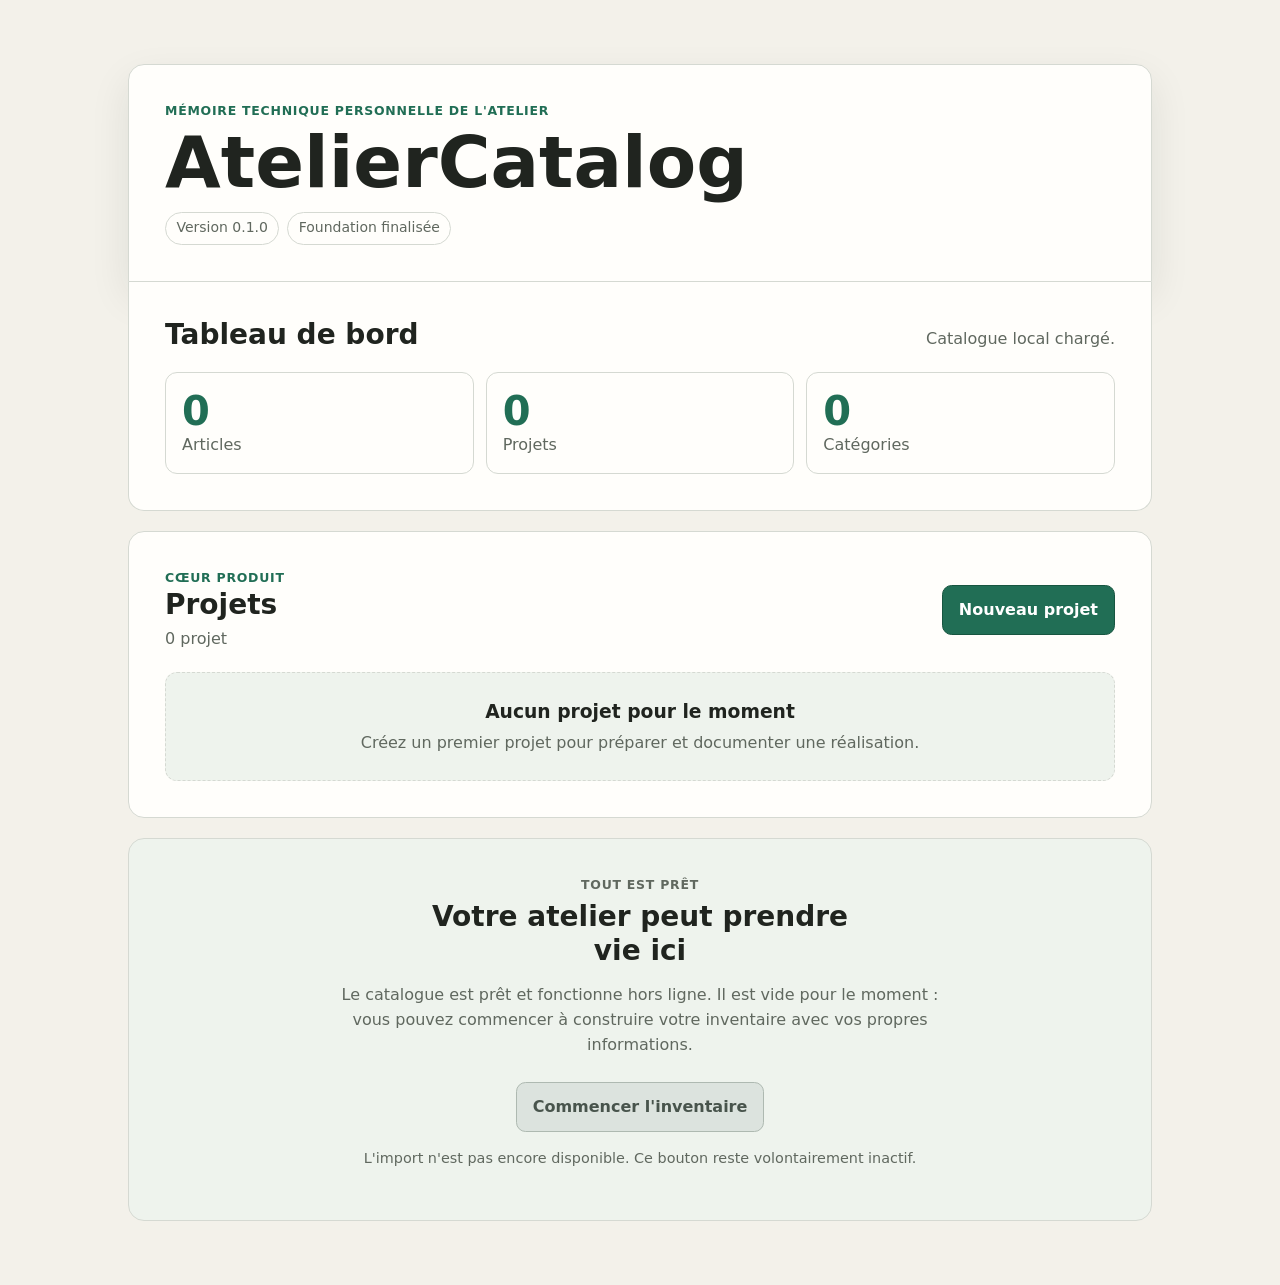
<file: index.html>
<!doctype html>
<html lang="fr">
<head>
  <meta charset="utf-8">
  <meta name="viewport" content="width=device-width, initial-scale=1">
  <meta name="color-scheme" content="light dark">
  <title>AtelierCatalog — Catalogue local</title>
  <link rel="stylesheet" href="app/css/app.css">
</head>
<body data-catalog-mode="real">
  <main class="shell" aria-labelledby="page-title">
    <header class="hero">
      <p class="eyebrow">Mémoire technique personnelle de l'atelier</p>
      <h1 id="page-title">AtelierCatalog</h1>
      <div class="metadata" aria-label="Informations sur l'application">
        <span>Version 0.1.0</span>
        <span>Foundation finalisée</span>
      </div>
    </header>
    <section class="dashboard" aria-labelledby="dashboard-title">
      <div class="section-heading">
        <h2 id="dashboard-title">Tableau de bord</h2>
        <p id="app-message" aria-live="polite" aria-atomic="true">Initialisation du catalogue local…</p>
      </div>
      <dl class="metrics" aria-label="Résumé du catalogue">
        <div class="metric">
          <dt>Articles</dt>
          <dd id="item-count">—</dd>
        </div>
        <div class="metric">
          <dt>Projets</dt>
          <dd id="project-count">—</dd>
        </div>
        <div class="metric">
          <dt>Catégories</dt>
          <dd id="category-count">—</dd>
        </div>
      </dl>
    </section>
    <section id="projects-view" class="projects-view" aria-labelledby="projects-title">
      <div class="projects-heading">
        <div>
          <p class="section-kicker">Cœur produit</p>
          <h2 id="projects-title">Projets</h2>
          <p id="project-summary" class="section-summary"></p>
        </div>
        <button id="new-project-button" type="button">Nouveau projet</button>
      </div>
      <div id="project-empty-state" class="project-empty" hidden>
        <h3>Aucun projet pour le moment</h3>
        <p>Créez un premier projet pour préparer et documenter une réalisation.</p>
      </div>
      <div id="project-list" class="project-list" role="list"></div>
    </section>
    <section id="empty-state" class="empty" aria-labelledby="empty-title" hidden>
      <p class="empty-kicker">Tout est prêt</p>
      <h2 id="empty-title">Votre atelier peut prendre vie ici</h2>
      <p>Le catalogue est prêt et fonctionne hors ligne. Il est vide pour le moment : vous pouvez commencer à construire votre inventaire avec vos propres informations.</p>
      <button type="button" disabled aria-describedby="inventory-action-help">Commencer l'inventaire</button>
      <p id="inventory-action-help" class="help-text">L'import n'est pas encore disponible. Ce bouton reste volontairement inactif.</p>
    </section>
    <section id="catalog-view" class="catalog-view" aria-labelledby="catalog-title" hidden>
      <div class="catalog-heading">
        <div>
          <p class="section-kicker">Inventaire</p>
          <h2 id="catalog-title">Catalogue</h2>
        </div>
        <p id="catalog-summary"></p>
      </div>
      <div class="catalog-controls">
        <div class="catalog-search">
          <label for="catalog-search-input">Rechercher un composant</label>
          <input id="catalog-search-input" type="search" placeholder="Rechercher un composant…" autocomplete="off" aria-describedby="catalog-search-help" aria-controls="catalog-grid catalog-no-results">
          <p id="catalog-search-help">Recherche dans le nom, la marque, le modèle et la référence.</p>
        </div>
        <div class="catalog-filters" role="group" aria-label="Filtres du catalogue">
          <div class="catalog-filter">
            <label for="catalog-category-filter">Catégorie</label>
            <select id="catalog-category-filter" aria-controls="catalog-grid catalog-no-results">
              <option value="">Toutes les catégories</option>
            </select>
          </div>
          <div class="catalog-filter">
            <label for="catalog-location-filter">Emplacement</label>
            <select id="catalog-location-filter" aria-controls="catalog-grid catalog-no-results">
              <option value="">Tous les emplacements</option>
            </select>
          </div>
        </div>
      </div>
      <div id="catalog-no-results" class="search-empty" role="status" aria-live="polite" aria-atomic="true" hidden>
        <h3>Aucun composant ne correspond à votre recherche.</h3>
        <p>Modifiez ou effacez votre saisie pour afficher de nouveau le catalogue.</p>
      </div>
      <div id="catalog-grid" class="catalog-grid" role="list"></div>
    </section>
    <section id="error-state" class="error" role="alert" hidden>
      <h2>Catalogue indisponible</h2>
      <p id="error-message"></p>
    </section>
  </main>
  <dialog id="project-dialog" class="item-dialog project-dialog" aria-labelledby="project-dialog-title">
    <form id="project-form" method="dialog">
      <div class="dialog-header">
        <div>
          <p class="section-kicker">Projet</p>
          <h2 id="project-dialog-title">Nouveau projet</h2>
        </div>
        <button id="project-dialog-close" class="dialog-close" type="button">Fermer</button>
      </div>
      <div class="project-form-body">
        <div class="form-field">
          <label for="project-name">Nom</label>
          <input id="project-name" name="name" type="text" required maxlength="160" autocomplete="off">
        </div>
        <div class="form-field">
          <label for="project-description">Description</label>
          <textarea id="project-description" name="description" rows="3"></textarea>
        </div>
        <div class="form-field">
          <label for="project-status">Statut</label>
          <select id="project-status" name="status" required>
            <option value="" disabled>Sélectionner un statut</option>
            <option value="prévu">Prévu</option>
            <option value="en-cours">En cours</option>
          </select>
        </div>
        <div class="form-field">
          <label for="project-cover-image">Image de couverture <span>(optionnelle)</span></label>
          <input id="project-cover-image" name="coverImage" type="text" placeholder="media/projects/mon-projet/cover.jpg" aria-describedby="project-cover-help">
          <p id="project-cover-help" class="field-help">Chemin local relatif vers l'image publiée.</p>
        </div>
        <div class="form-field">
          <label for="project-notes">Notes</label>
          <textarea id="project-notes" name="notes" rows="4"></textarea>
        </div>
        <p id="project-form-error" class="form-error" role="alert" hidden></p>
        <div class="form-actions">
          <button id="project-cancel" class="button-secondary" type="button">Annuler</button>
          <button id="project-submit" type="submit">Créer le projet</button>
        </div>
      </div>
    </form>
  </dialog>
  <dialog id="project-usage-dialog" class="item-dialog project-dialog" aria-labelledby="usage-dialog-title">
    <form id="project-usage-form" method="dialog">
      <div class="dialog-header">
        <div>
          <p class="section-kicker">Articles utilisés</p>
          <h2 id="usage-dialog-title">Ajouter un article</h2>
        </div>
        <button id="usage-dialog-close" class="dialog-close" type="button">Fermer</button>
      </div>
      <div class="project-form-body">
        <div class="form-field">
          <label for="usage-item">Article</label>
          <select id="usage-item" name="itemId" required></select>
        </div>
        <div class="form-field">
          <label for="usage-quantity">Quantité</label>
          <input id="usage-quantity" name="quantity" type="number" min="0.000001" step="any" required>
        </div>
        <div class="form-field">
          <label for="usage-role">Rôle <span>(optionnel)</span></label>
          <input id="usage-role" name="role" type="text" maxlength="160" autocomplete="off">
        </div>
        <div class="form-field">
          <label for="usage-notes">Remarque <span>(optionnelle)</span></label>
          <textarea id="usage-notes" name="notes" rows="3"></textarea>
        </div>
        <p id="usage-form-error" class="form-error" role="alert" hidden></p>
        <div class="form-actions">
          <button id="usage-cancel" class="button-secondary" type="button">Annuler</button>
          <button id="usage-submit" type="submit">Ajouter</button>
        </div>
      </div>
    </form>
  </dialog>
  <dialog id="item-dialog" class="item-dialog" aria-labelledby="item-dialog-title" aria-describedby="item-dialog-context">
    <div class="dialog-header">
      <div>
        <p class="section-kicker">Fiche composant</p>
        <h2 id="item-dialog-title"></h2>
        <p id="item-dialog-context" class="dialog-context">Consultation en lecture seule</p>
      </div>
      <button id="item-dialog-close" class="dialog-close" type="button">Fermer</button>
    </div>
    <div class="dialog-body">
      <div id="item-dialog-media"></div>
      <div class="dialog-information">
        <dl id="item-dialog-metadata" class="detail-metadata"></dl>
        <section id="item-dialog-description-section" class="detail-description" aria-labelledby="item-dialog-description-title" hidden>
          <h3 id="item-dialog-description-title">Description</h3>
          <p id="item-dialog-description"></p>
        </section>
      </div>
    </div>
  </dialog>
  <script src="data/catalogs-data.js"></script>
  <script src="data/inventory-data.js"></script>
  <script src="data/locations-data.js"></script>
  <script src="data/projects-data.js"></script>
  <script src="app/js/catalog.js"></script>
  <script src="app/js/search.js"></script>
  <script src="app/js/quantities.js"></script>
  <script src="app/js/feasibility.js"></script>
  <script src="app/js/project-requirements.js"></script>
  <script src="app/js/projects.js"></script>
  <script src="app/js/ui.js"></script>
  <script src="app/js/project-ui.js"></script>
  <script src="app/js/app.js"></script>
</body>
</html>
</file>
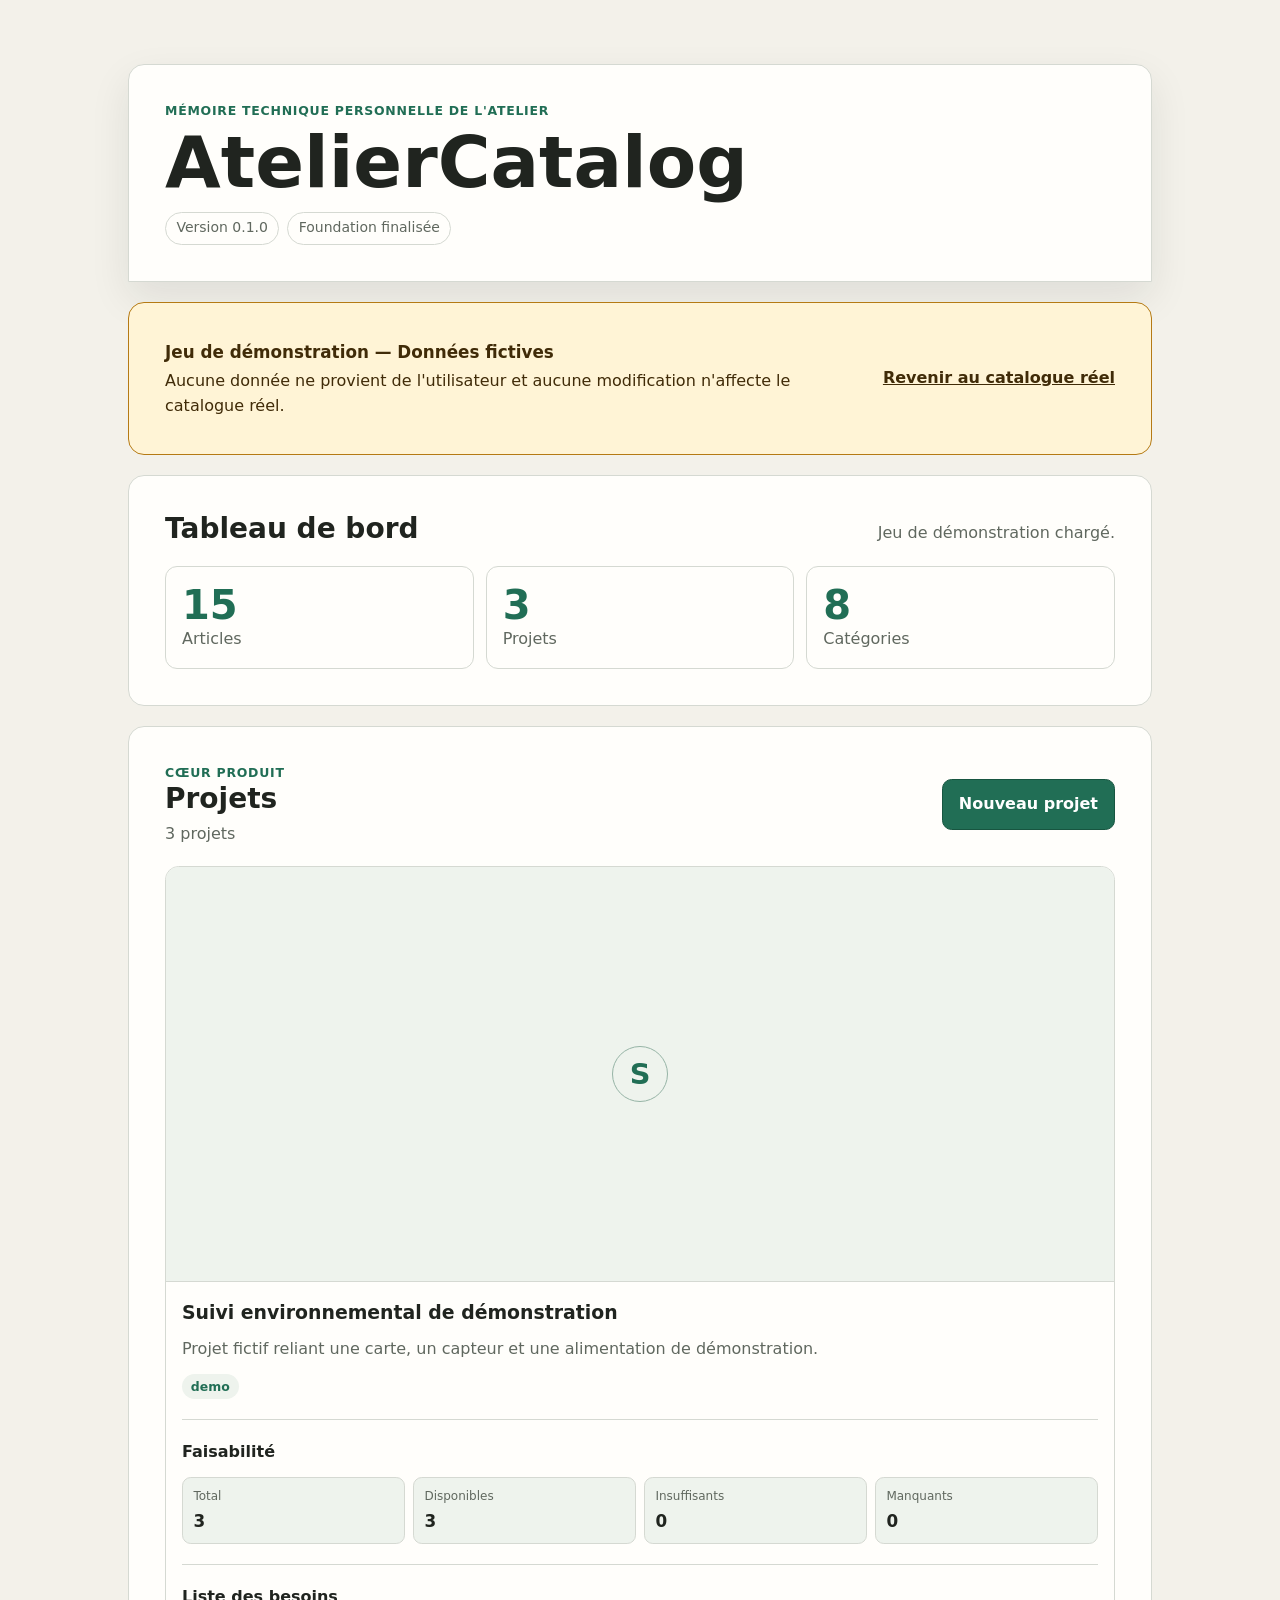
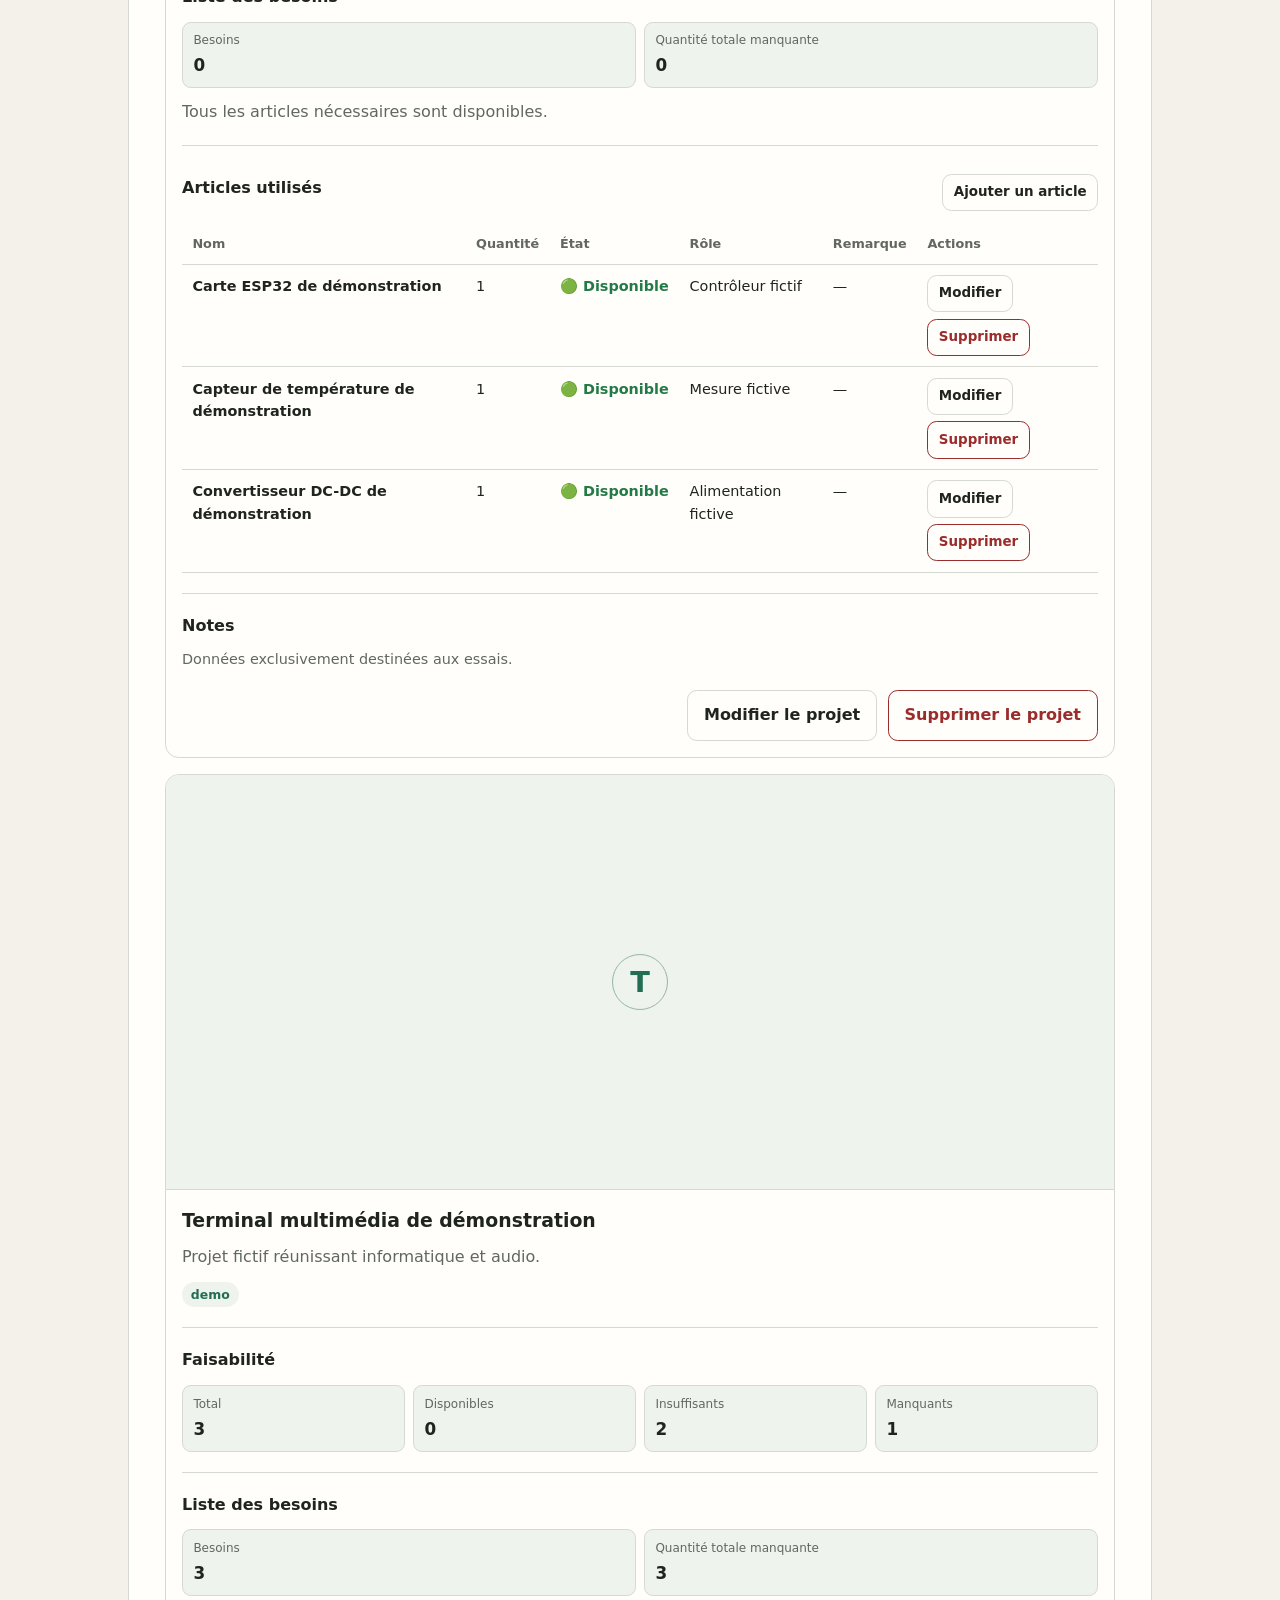
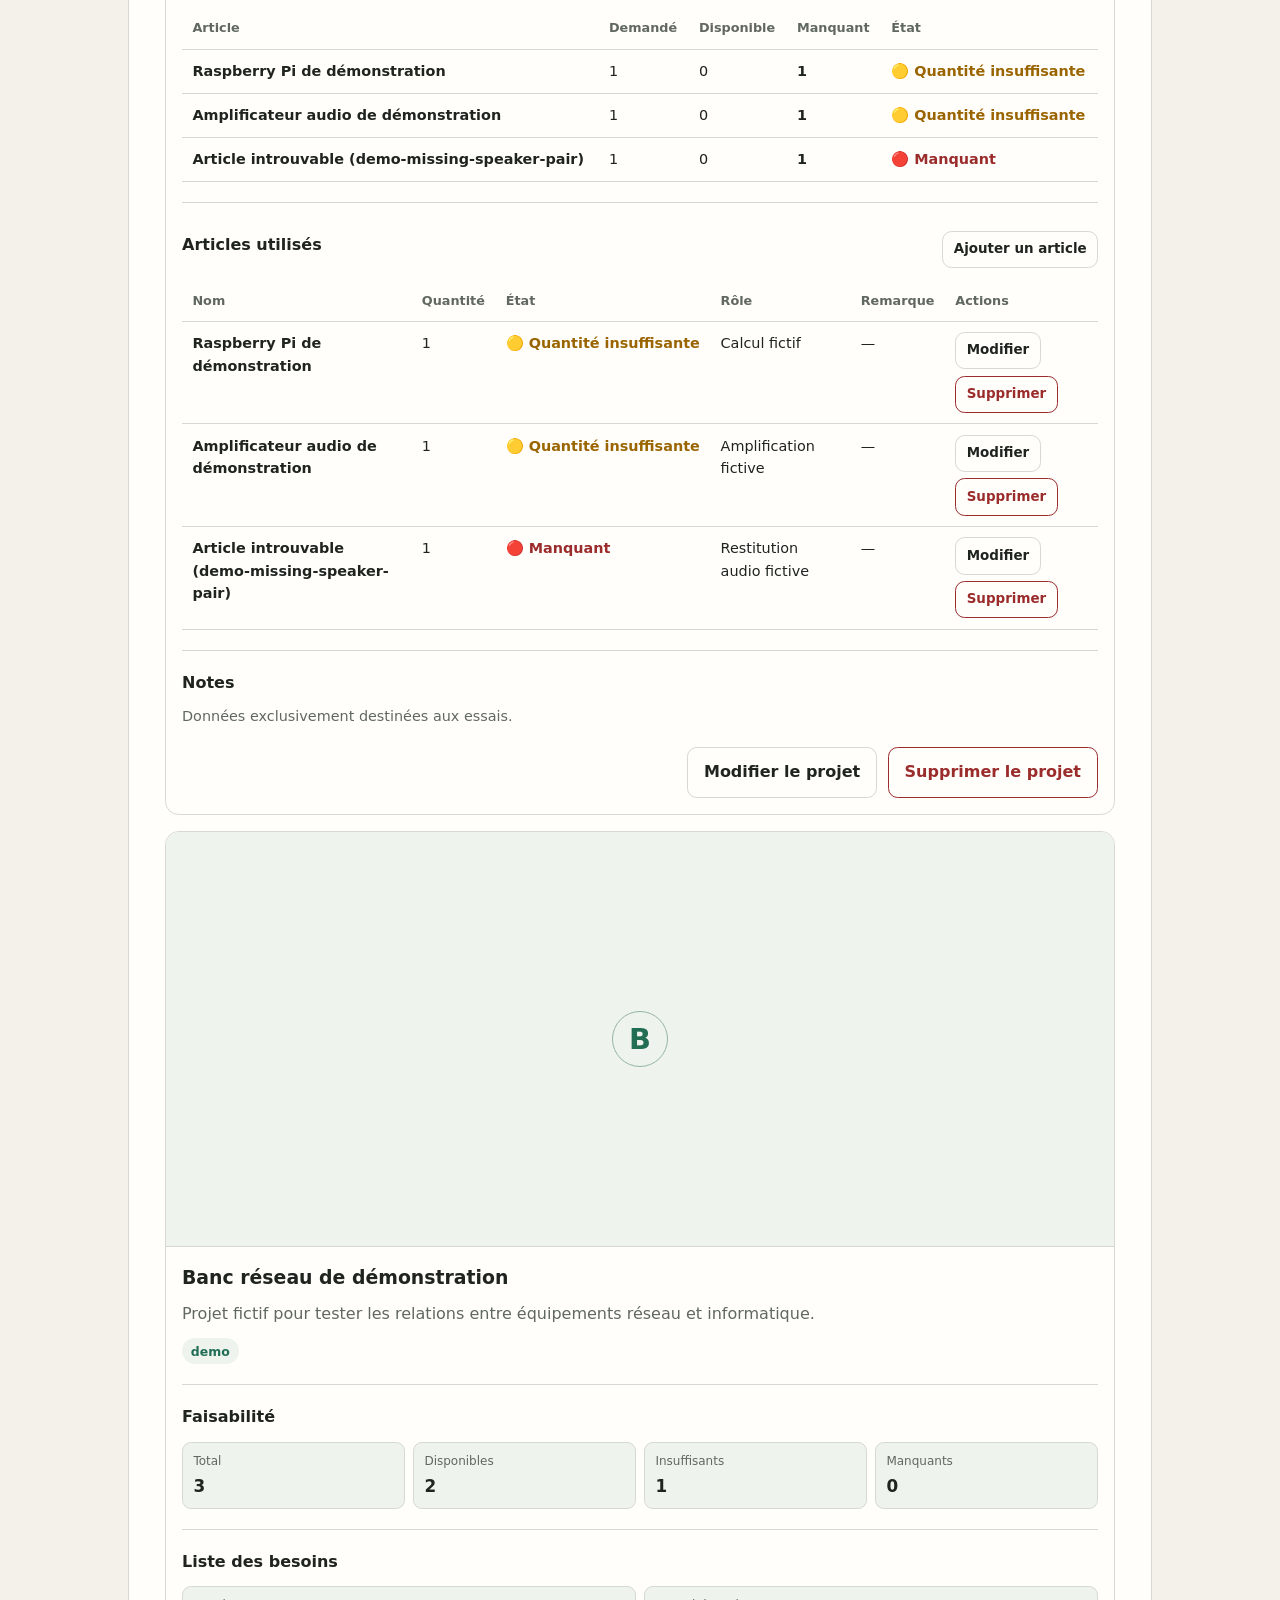
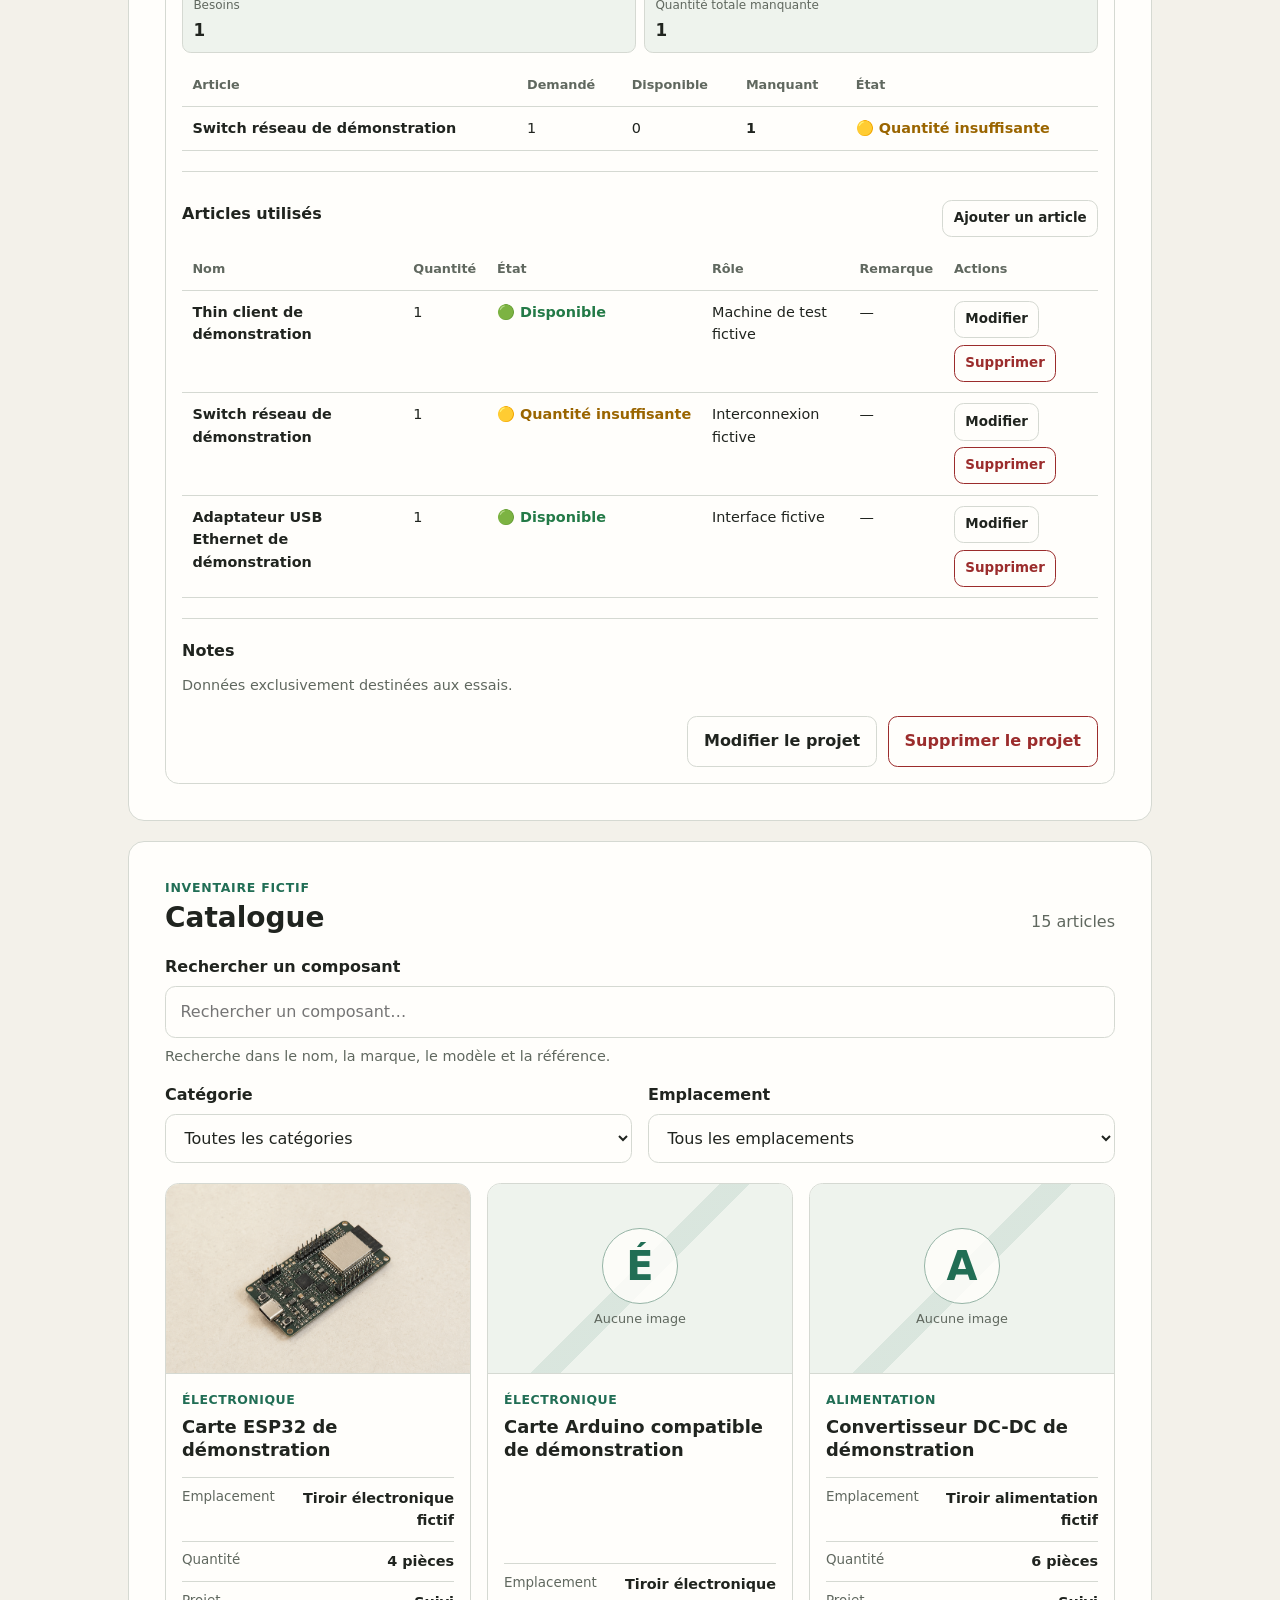
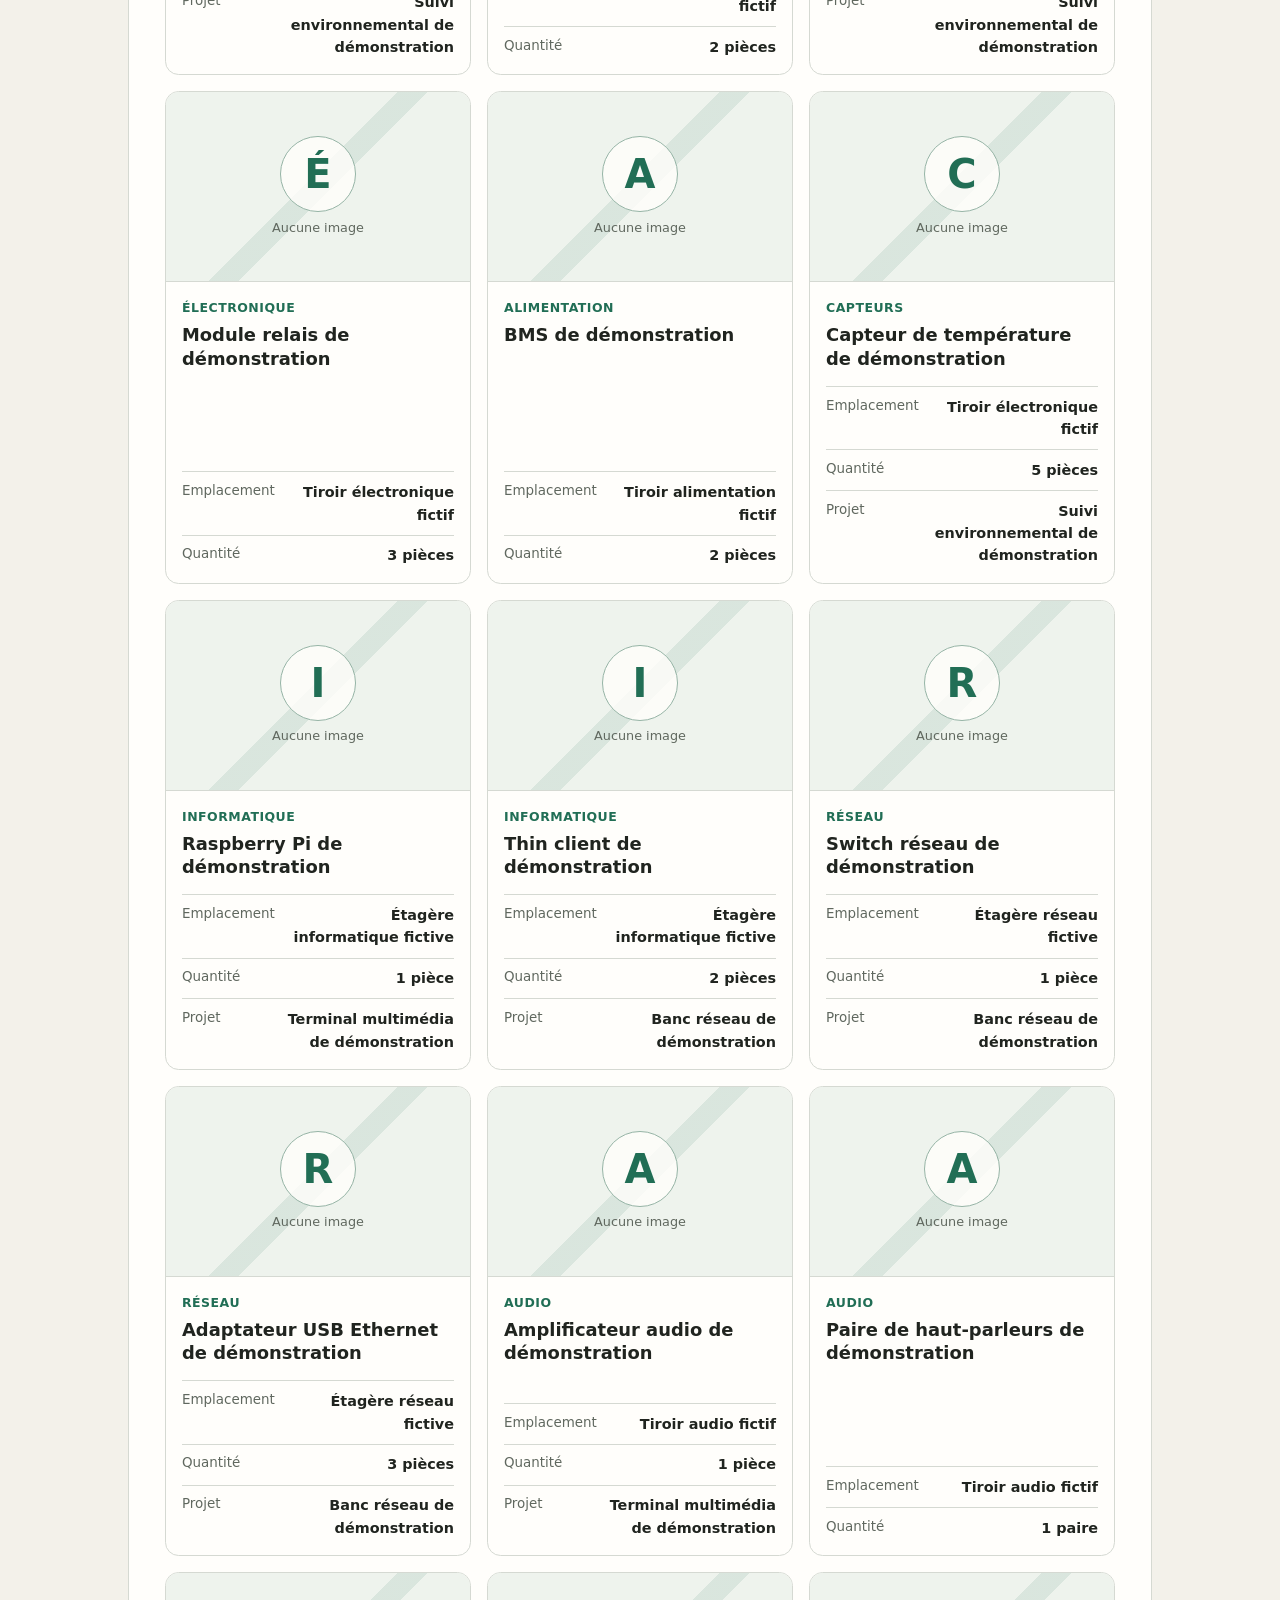
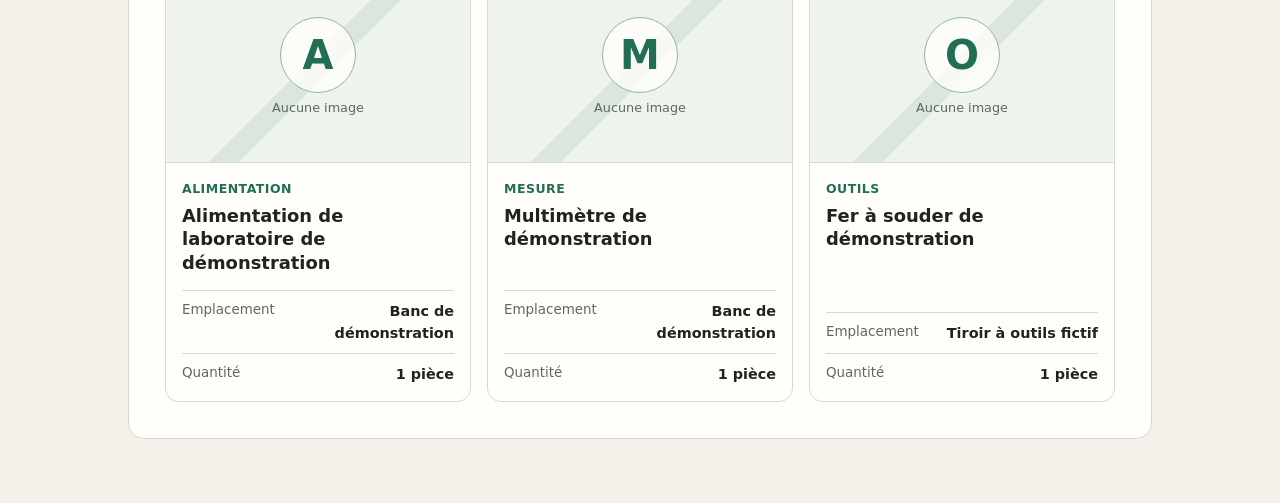
<file: demo.html>
<!doctype html>
<html lang="fr">
<head>
  <meta charset="utf-8">
  <meta name="viewport" content="width=device-width, initial-scale=1">
  <meta name="color-scheme" content="light dark">
  <title>AtelierCatalog — Démonstration</title>
  <link rel="stylesheet" href="app/css/app.css">
</head>
<body data-catalog-mode="demo">
  <main class="shell" aria-labelledby="page-title">
    <header class="hero">
      <p class="eyebrow">Mémoire technique personnelle de l'atelier</p>
      <h1 id="page-title">AtelierCatalog</h1>
      <div class="metadata" aria-label="Informations sur l'application">
        <span>Version 0.1.0</span>
        <span>Foundation finalisée</span>
      </div>
    </header>
    <aside class="demo-banner" aria-labelledby="demo-banner-title">
      <div>
        <strong id="demo-banner-title">Jeu de démonstration — Données fictives</strong>
        <p>Aucune donnée ne provient de l'utilisateur et aucune modification n'affecte le catalogue réel.</p>
      </div>
      <a href="index.html">Revenir au catalogue réel</a>
    </aside>
    <section class="dashboard" aria-labelledby="dashboard-title">
      <div class="section-heading">
        <h2 id="dashboard-title">Tableau de bord</h2>
        <p id="app-message" aria-live="polite" aria-atomic="true">Initialisation du jeu de démonstration…</p>
      </div>
      <dl class="metrics" aria-label="Résumé du catalogue">
        <div class="metric">
          <dt>Articles</dt>
          <dd id="item-count">—</dd>
        </div>
        <div class="metric">
          <dt>Projets</dt>
          <dd id="project-count">—</dd>
        </div>
        <div class="metric">
          <dt>Catégories</dt>
          <dd id="category-count">—</dd>
        </div>
      </dl>
    </section>
    <section id="projects-view" class="projects-view" aria-labelledby="projects-title">
      <div class="projects-heading">
        <div>
          <p class="section-kicker">Cœur produit</p>
          <h2 id="projects-title">Projets</h2>
          <p id="project-summary" class="section-summary"></p>
        </div>
        <button id="new-project-button" type="button">Nouveau projet</button>
      </div>
      <div id="project-empty-state" class="project-empty" hidden>
        <h3>Aucun projet pour le moment</h3>
        <p>Créez un premier projet pour préparer et documenter une réalisation.</p>
      </div>
      <div id="project-list" class="project-list" role="list"></div>
    </section>
    <section id="empty-state" class="empty" aria-labelledby="empty-title" hidden>
      <p class="empty-kicker">Tout est prêt</p>
      <h2 id="empty-title">Le jeu de démonstration est vide</h2>
      <p>Vérifiez les fichiers du dossier <code>samples/</code>.</p>
    </section>
    <section id="catalog-view" class="catalog-view" aria-labelledby="catalog-title" hidden>
      <div class="catalog-heading">
        <div>
          <p class="section-kicker">Inventaire fictif</p>
          <h2 id="catalog-title">Catalogue</h2>
        </div>
        <p id="catalog-summary"></p>
      </div>
      <div class="catalog-controls">
        <div class="catalog-search">
          <label for="catalog-search-input">Rechercher un composant</label>
          <input id="catalog-search-input" type="search" placeholder="Rechercher un composant…" autocomplete="off" aria-describedby="catalog-search-help" aria-controls="catalog-grid catalog-no-results">
          <p id="catalog-search-help">Recherche dans le nom, la marque, le modèle et la référence.</p>
        </div>
        <div class="catalog-filters" role="group" aria-label="Filtres du catalogue">
          <div class="catalog-filter">
            <label for="catalog-category-filter">Catégorie</label>
            <select id="catalog-category-filter" aria-controls="catalog-grid catalog-no-results">
              <option value="">Toutes les catégories</option>
            </select>
          </div>
          <div class="catalog-filter">
            <label for="catalog-location-filter">Emplacement</label>
            <select id="catalog-location-filter" aria-controls="catalog-grid catalog-no-results">
              <option value="">Tous les emplacements</option>
            </select>
          </div>
        </div>
      </div>
      <div id="catalog-no-results" class="search-empty" role="status" aria-live="polite" aria-atomic="true" hidden>
        <h3>Aucun composant ne correspond à votre recherche.</h3>
        <p>Modifiez ou effacez votre saisie pour afficher de nouveau le catalogue.</p>
      </div>
      <div id="catalog-grid" class="catalog-grid" role="list"></div>
    </section>
    <section id="error-state" class="error" role="alert" hidden>
      <h2>Catalogue indisponible</h2>
      <p id="error-message"></p>
    </section>
  </main>
  <dialog id="project-dialog" class="item-dialog project-dialog" aria-labelledby="project-dialog-title">
    <form id="project-form" method="dialog">
      <div class="dialog-header">
        <div>
          <p class="section-kicker">Projet</p>
          <h2 id="project-dialog-title">Nouveau projet</h2>
        </div>
        <button id="project-dialog-close" class="dialog-close" type="button">Fermer</button>
      </div>
      <div class="project-form-body">
        <div class="form-field">
          <label for="project-name">Nom</label>
          <input id="project-name" name="name" type="text" required maxlength="160" autocomplete="off">
        </div>
        <div class="form-field">
          <label for="project-description">Description</label>
          <textarea id="project-description" name="description" rows="3"></textarea>
        </div>
        <div class="form-field">
          <label for="project-status">Statut</label>
          <select id="project-status" name="status" required>
            <option value="" disabled>Sélectionner un statut</option>
            <option value="prévu">Prévu</option>
            <option value="en-cours">En cours</option>
            <option value="demo">Démonstration</option>
          </select>
        </div>
        <div class="form-field">
          <label for="project-cover-image">Image de couverture <span>(optionnelle)</span></label>
          <input id="project-cover-image" name="coverImage" type="text" placeholder="media/projects/mon-projet/cover.jpg" aria-describedby="project-cover-help">
          <p id="project-cover-help" class="field-help">Chemin local relatif vers l'image publiée.</p>
        </div>
        <div class="form-field">
          <label for="project-notes">Notes</label>
          <textarea id="project-notes" name="notes" rows="4"></textarea>
        </div>
        <p id="project-form-error" class="form-error" role="alert" hidden></p>
        <div class="form-actions">
          <button id="project-cancel" class="button-secondary" type="button">Annuler</button>
          <button id="project-submit" type="submit">Créer le projet</button>
        </div>
      </div>
    </form>
  </dialog>
  <dialog id="project-usage-dialog" class="item-dialog project-dialog" aria-labelledby="usage-dialog-title">
    <form id="project-usage-form" method="dialog">
      <div class="dialog-header">
        <div>
          <p class="section-kicker">Articles utilisés</p>
          <h2 id="usage-dialog-title">Ajouter un article</h2>
        </div>
        <button id="usage-dialog-close" class="dialog-close" type="button">Fermer</button>
      </div>
      <div class="project-form-body">
        <div class="form-field">
          <label for="usage-item">Article</label>
          <select id="usage-item" name="itemId" required></select>
        </div>
        <div class="form-field">
          <label for="usage-quantity">Quantité</label>
          <input id="usage-quantity" name="quantity" type="number" min="0.000001" step="any" required>
        </div>
        <div class="form-field">
          <label for="usage-role">Rôle <span>(optionnel)</span></label>
          <input id="usage-role" name="role" type="text" maxlength="160" autocomplete="off">
        </div>
        <div class="form-field">
          <label for="usage-notes">Remarque <span>(optionnelle)</span></label>
          <textarea id="usage-notes" name="notes" rows="3"></textarea>
        </div>
        <p id="usage-form-error" class="form-error" role="alert" hidden></p>
        <div class="form-actions">
          <button id="usage-cancel" class="button-secondary" type="button">Annuler</button>
          <button id="usage-submit" type="submit">Ajouter</button>
        </div>
      </div>
    </form>
  </dialog>
  <dialog id="item-dialog" class="item-dialog" aria-labelledby="item-dialog-title" aria-describedby="item-dialog-context">
    <div class="dialog-header">
      <div>
        <p class="section-kicker">Fiche composant</p>
        <h2 id="item-dialog-title"></h2>
        <p id="item-dialog-context" class="dialog-context">Consultation en lecture seule</p>
      </div>
      <button id="item-dialog-close" class="dialog-close" type="button">Fermer</button>
    </div>
    <div class="dialog-body">
      <div id="item-dialog-media"></div>
      <div class="dialog-information">
        <dl id="item-dialog-metadata" class="detail-metadata"></dl>
        <section id="item-dialog-description-section" class="detail-description" aria-labelledby="item-dialog-description-title" hidden>
          <h3 id="item-dialog-description-title">Description</h3>
          <p id="item-dialog-description"></p>
        </section>
      </div>
    </div>
  </dialog>
  <script src="samples/sample-catalogs-data.js"></script>
  <script src="samples/sample-inventory-data.js"></script>
  <script src="samples/sample-locations-data.js"></script>
  <script src="samples/sample-projects-data.js"></script>
  <script src="app/js/catalog.js"></script>
  <script src="app/js/search.js"></script>
  <script src="app/js/quantities.js"></script>
  <script src="app/js/feasibility.js"></script>
  <script src="app/js/project-requirements.js"></script>
  <script src="app/js/projects.js"></script>
  <script src="app/js/ui.js"></script>
  <script src="app/js/project-ui.js"></script>
  <script src="app/js/app.js"></script>
</body>
</html>
</file>
<file: app/css/app.css>
:root {
  color-scheme: light dark;
  --background: #f3f1ea;
  --surface: #fffefb;
  --surface-soft: #eef3ed;
  --text: #20241f;
  --muted: #60685f;
  --accent: #216e55;
  --accent-strong: #175540;
  --border: #d5d9d2;
  --danger: #9b2c2c;
  --disabled-background: #dce3de;
  --disabled-border: #aeb9b1;
  --disabled-text: #48544c;
  --shadow: 0 16px 40px rgb(25 35 28 / 9%);
  font-family: system-ui, -apple-system, "Segoe UI", sans-serif;
}

* { box-sizing: border-box; }

body {
  margin: 0;
  background: var(--background);
  color: var(--text);
  font-size: 1rem;
  line-height: 1.55;
}

.shell {
  width: min(64rem, calc(100% - 2rem));
  margin: clamp(1rem, 6vw, 4rem) auto;
}

.hero,
.dashboard,
.demo-banner,
.projects-view,
.catalog-view,
.empty,
.error {
  padding: clamp(1.25rem, 4vw, 2.25rem);
  border: 1px solid var(--border);
  background: var(--surface);
}

.hero {
  border-radius: 1rem 1rem 0 0;
  box-shadow: var(--shadow);
}

.dashboard {
  border-top: 0;
  border-radius: 0 0 1rem 1rem;
}

.demo-banner {
  display: flex;
  align-items: center;
  justify-content: space-between;
  gap: 1.25rem;
  margin-top: 1.25rem;
  border-color: #b57a14;
  border-radius: 1rem;
  background: #fff4d6;
  color: #402b08;
}

.demo-banner strong {
  display: block;
  font-size: 1.05rem;
}

.demo-banner p { margin: .25rem 0 0; }

.demo-banner a {
  flex: 0 0 auto;
  color: inherit;
  font-weight: 700;
}

.demo-banner + .dashboard {
  margin-top: 1.25rem;
  border-top: 1px solid var(--border);
  border-radius: 1rem;
}

.empty,
.projects-view,
.catalog-view,
.error {
  margin-top: 1.25rem;
  border-radius: 1rem;
}

.empty {
  background: var(--surface-soft);
  text-align: center;
}

.projects-heading {
  display: flex;
  align-items: center;
  justify-content: space-between;
  gap: 1.25rem;
  margin-bottom: 1.25rem;
}

.projects-heading button { flex: 0 0 auto; margin: 0; }

.section-summary {
  margin: .35rem 0 0;
  color: var(--muted);
}

.project-empty {
  padding: 1.5rem;
  border: 1px dashed var(--border);
  border-radius: .75rem;
  background: var(--surface-soft);
  text-align: center;
}

.project-empty h3,
.project-empty p { margin: 0; }

.project-empty p { margin-top: .35rem; color: var(--muted); }

.project-list {
  display: grid;
  grid-template-columns: 1fr;
  gap: 1rem;
}

.project-card {
  min-width: 0;
  overflow: hidden;
  border: 1px solid var(--border);
  border-radius: .85rem;
  background: var(--surface);
}

.project-cover {
  display: grid;
  aspect-ratio: 16 / 7;
  overflow: hidden;
  border-bottom: 1px solid var(--border);
  background: var(--surface-soft);
  place-items: center;
}

.project-cover img { width: 100%; height: 100%; object-fit: cover; }

.project-cover-placeholder {
  display: grid;
  width: 3.5rem;
  aspect-ratio: 1;
  border: 1px solid color-mix(in srgb, var(--accent) 35%, var(--border));
  border-radius: 50%;
  color: var(--accent);
  font-size: 1.8rem;
  font-weight: 800;
  place-items: center;
}

.project-card-content { padding: 1rem; }

.project-status {
  display: inline-block;
  margin: .75rem 0 0;
  padding: .2rem .55rem;
  border-radius: 999px;
  background: var(--surface-soft);
  color: var(--accent);
  font-size: .78rem;
  font-weight: 750;
}

.project-card-title { margin: 0; font-size: 1.18rem; }

.project-description,
.project-notes { margin: .6rem 0 0; color: var(--muted); }

.project-notes { font-size: .9rem; }

.project-feasibility,
.project-requirements,
.project-usages,
.project-notes-section {
  margin-top: 1.25rem;
  padding-top: 1.25rem;
  border-top: 1px solid var(--border);
}

.project-feasibility h4,
.project-requirements h4 { margin: 0; font-size: 1rem; }

.project-notes-section h4 { margin: 0; font-size: 1rem; }

.project-usages-heading {
  display: flex;
  align-items: center;
  justify-content: space-between;
  gap: 1rem;
}

.project-usages-heading h4 { margin: 0; font-size: 1rem; }

.feasibility-summary {
  display: grid;
  grid-template-columns: repeat(4, minmax(0, 1fr));
  gap: .5rem;
  margin: .75rem 0 0;
}

.feasibility-summary div {
  padding: .55rem .65rem;
  border: 1px solid var(--border);
  border-radius: .55rem;
  background: var(--surface-soft);
}

.feasibility-summary dt { color: var(--muted); font-size: .75rem; }
.feasibility-summary dd { margin: .15rem 0 0; font-size: 1.05rem; font-weight: 700; }

.requirements-summary { grid-template-columns: repeat(2, minmax(0, 1fr)); }
.requirements-empty { margin: .75rem 0 0; color: var(--muted); }
.requirement-missing-quantity { font-weight: 700; }

.usage-empty { margin: .75rem 0 0; color: var(--muted); }

.usage-table-wrapper {
  margin-top: .75rem;
  overflow-x: auto;
}

.usage-table-wrapper table {
  width: 100%;
  border-collapse: collapse;
  font-size: .9rem;
}

.usage-table-wrapper th,
.usage-table-wrapper td {
  padding: .65rem;
  border-bottom: 1px solid var(--border);
  text-align: left;
  vertical-align: top;
}

.usage-table-wrapper th { color: var(--muted); font-size: .8rem; }

.usage-item-name { font-weight: 700; }

.feasibility-state { white-space: nowrap; font-weight: 700; }
.feasibility-available { color: #237a47; }
.feasibility-insufficient { color: #9a6500; }
.feasibility-missing { color: var(--danger); }

.usage-actions {
  display: flex;
  flex-wrap: wrap;
  gap: .4rem;
}

.project-actions,
.form-actions {
  display: flex;
  flex-wrap: wrap;
  justify-content: flex-end;
  gap: .65rem;
  margin-top: 1.25rem;
}

.project-actions button,
.form-actions button,
.usage-actions button { margin: 0; }

.button-compact { padding: .45rem .65rem; font-size: .84rem; }

.button-secondary {
  border-color: var(--border);
  background: var(--surface);
  color: var(--text);
}

.button-danger {
  border-color: var(--danger);
  background: transparent;
  color: var(--danger);
}

.project-form-body {
  display: grid;
  gap: 1rem;
  padding: clamp(1.25rem, 4vw, 2rem);
}

.form-field { display: grid; gap: .4rem; }

.form-field label { font-weight: 700; }

.form-field label span,
.field-help { color: var(--muted); font-weight: 400; }

.form-field input,
.form-field select,
.form-field textarea {
  width: 100%;
  padding: .75rem .85rem;
  border: 1px solid var(--border);
  border-radius: .6rem;
  background: var(--surface);
  color: var(--text);
  font: inherit;
}

.form-field textarea { resize: vertical; }

.field-help { margin: 0; font-size: .88rem; }

.form-error {
  margin: 0;
  padding: .75rem;
  border: 1px solid var(--danger);
  border-radius: .6rem;
  color: var(--danger);
}

.error { border-color: var(--danger); }

.eyebrow,
.empty-kicker,
.section-kicker {
  margin: 0;
  color: var(--accent);
  font-size: .78rem;
  font-weight: 750;
  letter-spacing: .06em;
  text-transform: uppercase;
}

h1 {
  margin: .35rem 0 .85rem;
  font-size: clamp(2.25rem, 9vw, 4.5rem);
  line-height: 1;
  overflow-wrap: anywhere;
}

h2 {
  margin: 0;
  font-size: clamp(1.35rem, 4vw, 1.75rem);
  line-height: 1.2;
}

.metadata {
  display: flex;
  flex-wrap: wrap;
  gap: .5rem;
}

.metadata span {
  padding: .3rem .65rem;
  border: 1px solid var(--border);
  border-radius: 999px;
  color: var(--muted);
  font-size: .875rem;
}

.section-heading {
  display: flex;
  align-items: baseline;
  justify-content: space-between;
  gap: 1rem;
  margin-bottom: 1.25rem;
}

#app-message,
.empty > p,
.error p {
  color: var(--muted);
}

#app-message { margin: 0; }

.metrics {
  display: grid;
  grid-template-columns: repeat(3, minmax(0, 1fr));
  gap: .75rem;
  margin: 0;
}

.metric {
  display: flex;
  flex-direction: column-reverse;
  min-width: 0;
  padding: 1rem;
  border: 1px solid var(--border);
  border-radius: .75rem;
}

.metric dt { color: var(--muted); }

.metric dd {
  margin: 0;
  color: var(--accent);
  font-size: clamp(1.75rem, 6vw, 2.5rem);
  font-weight: 750;
  line-height: 1.1;
}

.empty h2 {
  max-width: 28rem;
  margin: .35rem auto .75rem;
}

.empty > p:not(.empty-kicker) {
  max-width: 38rem;
  margin-right: auto;
  margin-left: auto;
}

button {
  margin-top: .5rem;
  padding: .75rem 1rem;
  border: 1px solid var(--accent-strong);
  border-radius: .6rem;
  background: var(--accent);
  color: #fff;
  font: inherit;
  font-weight: 700;
}

button:disabled {
  border-color: var(--disabled-border);
  background: var(--disabled-background);
  color: var(--disabled-text);
  cursor: not-allowed;
}

.help-text { font-size: .9rem; }

.catalog-heading {
  display: flex;
  align-items: end;
  justify-content: space-between;
  gap: 1rem;
  margin-bottom: 1.25rem;
}

.catalog-heading h2 { margin-top: .25rem; }

#catalog-summary {
  margin: 0;
  color: var(--muted);
}

.catalog-controls {
  display: grid;
  gap: 1rem;
  margin-bottom: 1.25rem;
}

.catalog-search,
.catalog-filter {
  display: grid;
  gap: .4rem;
}

.catalog-search label,
.catalog-filter label {
  font-weight: 700;
}

.catalog-search input,
.catalog-filter select {
  width: 100%;
  padding: .8rem .9rem;
  border: 1px solid var(--border);
  border-radius: .65rem;
  background: var(--surface);
  color: var(--text);
  font: inherit;
}

.catalog-search input:focus-visible,
.catalog-filter select:focus-visible {
  border-color: var(--accent);
  outline: 3px solid color-mix(in srgb, var(--accent) 35%, transparent);
  outline-offset: 2px;
}

.catalog-filters {
  display: grid;
  grid-template-columns: repeat(2, minmax(0, 1fr));
  gap: 1rem;
}

#catalog-search-help {
  margin: 0;
  color: var(--muted);
  font-size: .9rem;
}

.search-empty {
  padding: 1.5rem;
  border: 1px dashed var(--border);
  border-radius: .75rem;
  background: var(--surface-soft);
  text-align: center;
}

.search-empty h3,
.search-empty p { margin: 0; }

.search-empty p {
  margin-top: .35rem;
  color: var(--muted);
}

.catalog-grid {
  display: grid;
  grid-template-columns: repeat(auto-fit, minmax(min(100%, 17rem), 1fr));
  gap: 1rem;
}

.catalog-card {
  min-width: 0;
  overflow: hidden;
  border: 1px solid var(--border);
  border-radius: .85rem;
  background: var(--surface);
}

.catalog-card-action {
  display: flex;
  height: 100%;
  flex-direction: column;
  color: inherit;
  cursor: pointer;
}

.catalog-card-action:focus-visible {
  outline: 3px solid var(--accent);
  outline-offset: -3px;
}

.card-media {
  display: grid;
  aspect-ratio: 16 / 10;
  overflow: hidden;
  border-bottom: 1px solid var(--border);
  background: var(--surface-soft);
  place-items: center;
}

.card-media img {
  width: 100%;
  height: 100%;
  object-fit: cover;
}

.card-placeholder {
  display: grid;
  width: 100%;
  height: 100%;
  background:
    linear-gradient(135deg, transparent 47%, color-mix(in srgb, var(--accent) 10%, transparent) 47% 53%, transparent 53%),
    var(--surface-soft);
  color: var(--muted);
  place-content: center;
  place-items: center;
}

.placeholder-mark {
  display: grid;
  width: clamp(3.5rem, 11vw, 4.75rem);
  aspect-ratio: 1;
  border: 1px solid color-mix(in srgb, var(--accent) 35%, var(--border));
  border-radius: 50%;
  background: color-mix(in srgb, var(--surface) 82%, transparent);
  color: var(--accent);
  font-size: clamp(1.65rem, 5vw, 2.5rem);
  font-weight: 800;
  line-height: 1;
  place-items: center;
}

.placeholder-label {
  margin-top: .35rem;
  font-size: .8rem;
}

.card-content {
  display: flex;
  flex: 1;
  flex-direction: column;
  padding: 1rem;
}

.card-category {
  margin: 0 0 .35rem;
  color: var(--accent);
  font-size: .78rem;
  font-weight: 750;
  letter-spacing: .04em;
  text-transform: uppercase;
}

.card-title {
  margin: 0;
  font-size: 1.12rem;
  line-height: 1.3;
}

.card-metadata {
  display: grid;
  gap: .55rem;
  margin: auto 0 0;
  padding-top: 1rem;
}

.card-metadata-row {
  display: grid;
  grid-template-columns: minmax(5.5rem, auto) minmax(0, 1fr);
  gap: .75rem;
  padding-top: .55rem;
  border-top: 1px solid var(--border);
}

.card-metadata dt {
  color: var(--muted);
  font-size: .84rem;
}

.card-metadata dd {
  min-width: 0;
  margin: 0;
  overflow-wrap: anywhere;
  font-size: .9rem;
  font-weight: 650;
  text-align: right;
}

.dialog-open { overflow: hidden; }

.item-dialog {
  width: min(44rem, calc(100% - 2rem));
  max-height: calc(100dvh - 2rem);
  padding: 0;
  overflow: auto;
  border: 1px solid var(--border);
  border-radius: 1rem;
  background: var(--surface);
  color: var(--text);
  box-shadow: 0 24px 80px rgb(16 24 18 / 28%);
}

.item-dialog::backdrop {
  background: rgb(15 23 18 / 62%);
}

.dialog-header {
  display: flex;
  align-items: flex-start;
  justify-content: space-between;
  gap: 1rem;
  padding: clamp(1.25rem, 4vw, 2rem);
  border-bottom: 1px solid var(--border);
}

.dialog-header h2 {
  margin-top: .3rem;
  overflow-wrap: anywhere;
}

.dialog-context {
  margin: .4rem 0 0;
  color: var(--muted);
  font-size: .9rem;
}

.dialog-close {
  flex: 0 0 auto;
  margin: 0;
}

.dialog-body {
  display: grid;
  grid-template-columns: minmax(13rem, .8fr) minmax(0, 1.2fr);
  gap: clamp(1.25rem, 4vw, 2rem);
  padding: clamp(1.25rem, 4vw, 2rem);
}

.detail-media {
  display: grid;
  aspect-ratio: 4 / 3;
  overflow: hidden;
  border: 1px solid var(--border);
  border-radius: .8rem;
  background: var(--surface-soft);
  place-items: center;
}

.detail-media img {
  width: 100%;
  height: 100%;
  object-fit: cover;
}

.detail-metadata {
  display: grid;
  gap: .75rem;
  margin: 0;
}

.detail-metadata-row {
  display: grid;
  grid-template-columns: minmax(6rem, auto) minmax(0, 1fr);
  gap: 1rem;
  padding-bottom: .75rem;
  border-bottom: 1px solid var(--border);
}

.detail-metadata dt {
  color: var(--muted);
  font-size: .88rem;
}

.detail-metadata dd {
  min-width: 0;
  margin: 0;
  overflow-wrap: anywhere;
  font-weight: 700;
  text-align: right;
}

.detail-description { margin-top: 1.5rem; }

.detail-description h3 {
  margin: 0 0 .5rem;
  font-size: 1rem;
}

.detail-description p {
  margin: 0;
  color: var(--muted);
}

:focus-visible {
  outline: 3px solid var(--accent);
  outline-offset: 3px;
}

[hidden] { display: none !important; }

@media (max-width: 40rem) {
  .shell {
    width: calc(100% - 1rem);
    margin: .5rem auto 1rem;
  }
  .hero,
  .dashboard,
  .demo-banner,
  .projects-view,
  .catalog-view,
  .empty,
  .error { padding: 1.1rem; }
  h1 { font-size: clamp(2rem, 10vw, 3rem); }
  .demo-banner { display: block; }
  .demo-banner a { display: inline-block; margin-top: .75rem; }
  .section-heading { display: block; }
  #app-message { margin-top: .35rem; }
  .metrics { grid-template-columns: 1fr; }
  .metric { flex-direction: row; align-items: center; justify-content: space-between; }
  .catalog-heading { display: block; }
  .projects-heading { align-items: flex-start; }
  .project-usages-heading { align-items: flex-start; }
  #catalog-summary { margin-top: .35rem; }
  .catalog-filters { grid-template-columns: 1fr; }
  .catalog-grid { grid-template-columns: 1fr; }
  .feasibility-summary { grid-template-columns: repeat(2, minmax(0, 1fr)); }
  .item-dialog {
    width: calc(100% - 1rem);
    max-height: calc(100dvh - 1rem);
  }
  .dialog-header,
  .dialog-body { padding: 1.1rem; }
  .dialog-body { grid-template-columns: 1fr; }
  .detail-media { max-height: 16rem; }
}

@media (prefers-color-scheme: dark) {
  :root {
    --background: #161a17;
    --surface: #202621;
    --surface-soft: #1b2a22;
    --text: #f1f3ed;
    --muted: #bac1b8;
    --accent: #76d0aa;
    --accent-strong: #76d0aa;
    --border: #3c473e;
    --danger: #ff8c8c;
    --disabled-background: #354139;
    --disabled-border: #647067;
    --disabled-text: #dce3de;
    --shadow: none;
  }

  .demo-banner { border-color: #9d741f; background: #3b311b; color: #fff0c2; }
}
</file>
